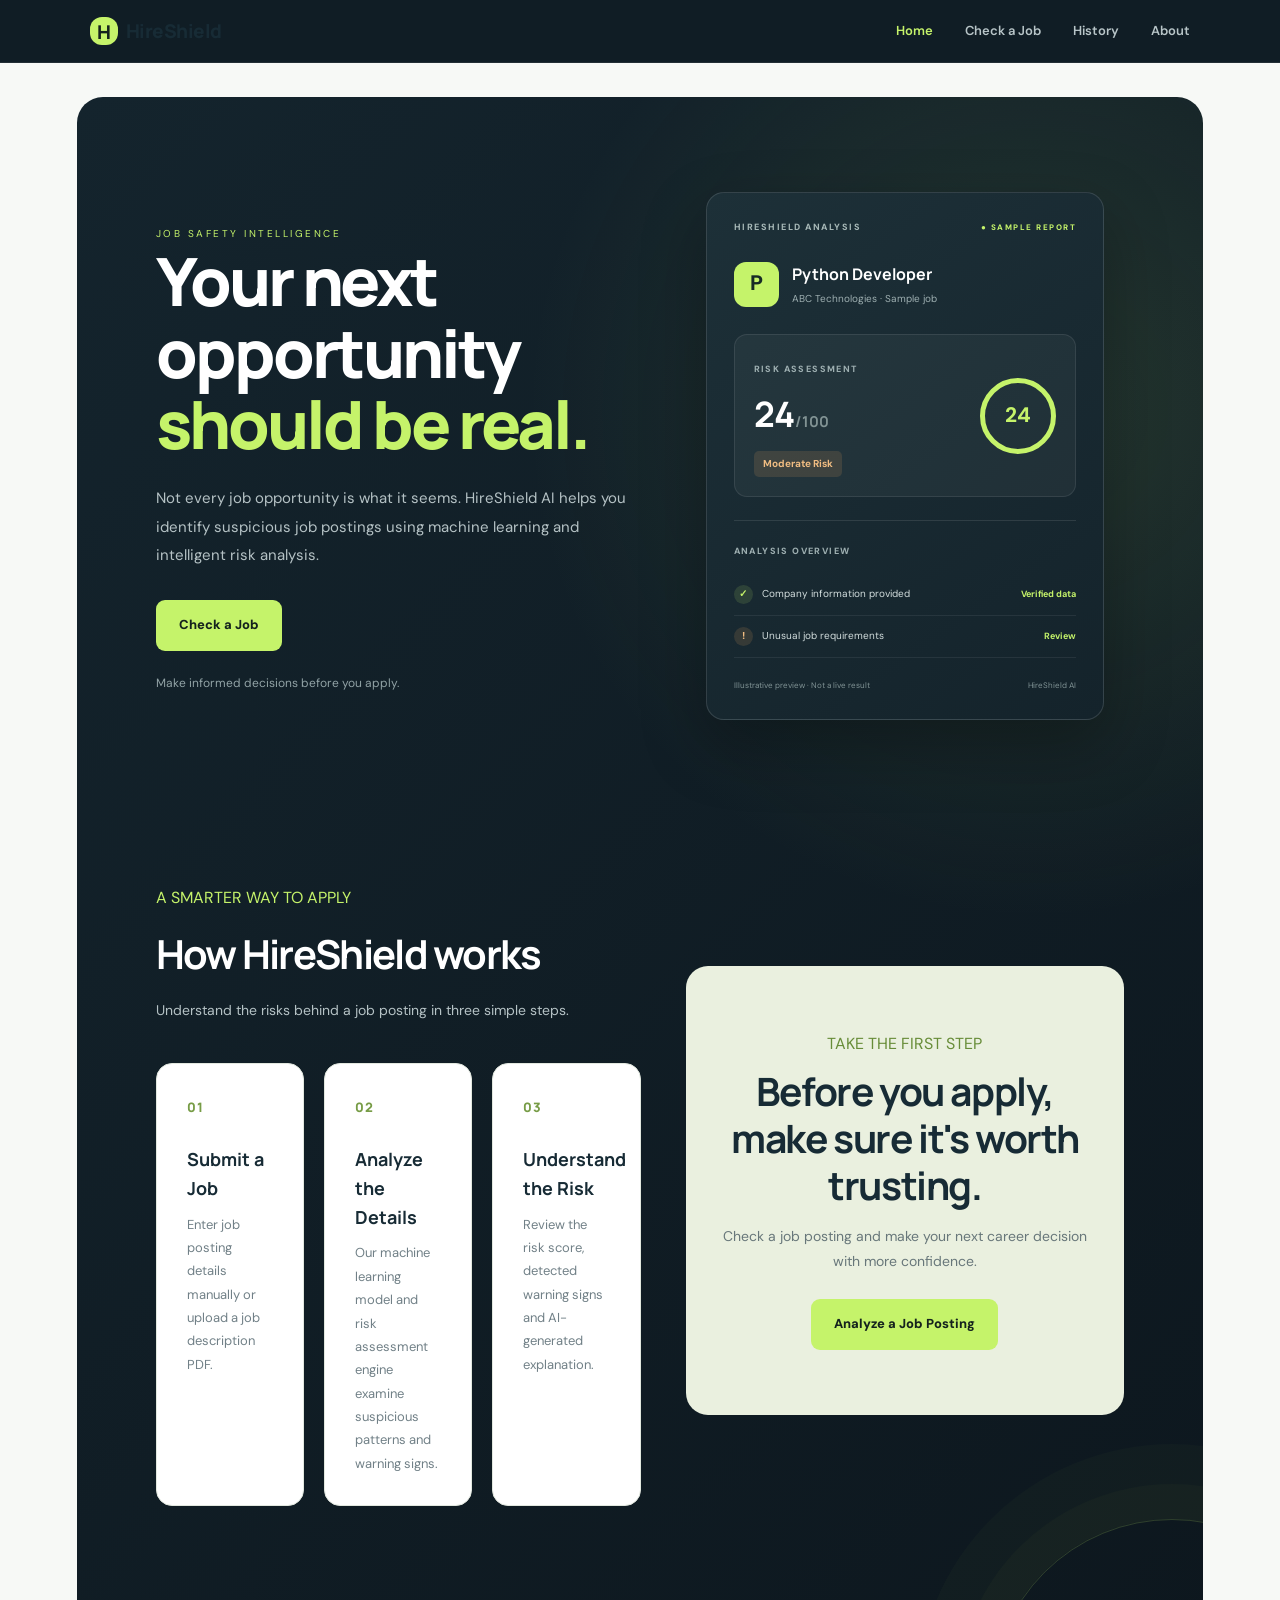
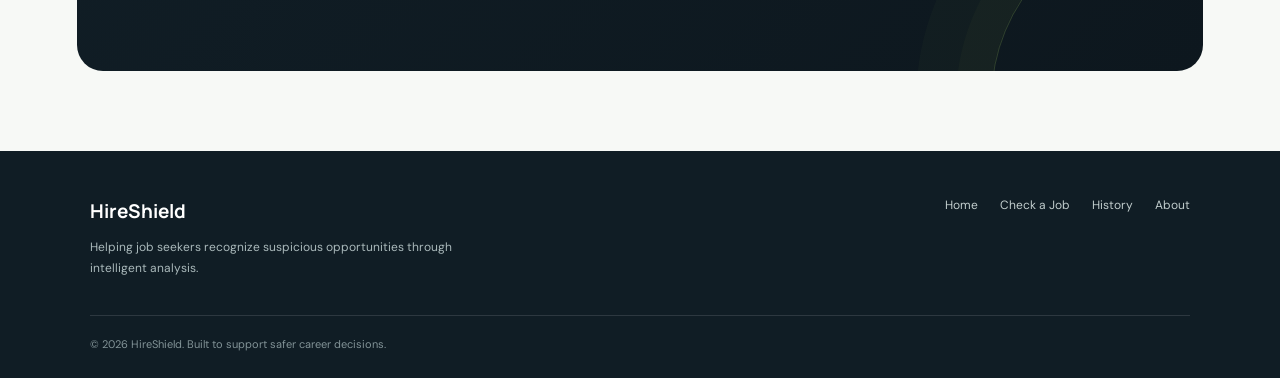
<file: frontend/index.html>
<!DOCTYPE html>
<html lang="en">
<head>
    <meta charset="UTF-8">
    <meta name="viewport" content="width=device-width, initial-scale=1.0">

    <title>HireShield | Job Safety Intelligence</title>

    <link rel="stylesheet" href="style.css">

    <link rel="preconnect" href="https://fonts.googleapis.com">
    <link rel="preconnect" href="https://fonts.gstatic.com" crossorigin>

    <link href="https://fonts.googleapis.com/css2?family=DM+Sans:wght@400;500;600;700&family=Manrope:wght@400;500;600;700;800&display=swap" rel="stylesheet">
</head>

<body>

    <!-- Navigation -->
    <header class="site-header">

        <a href="index.html" class="brand">
            <span class="brand-mark">H</span>
            <span>HireShield</span>
        </a>

        <nav class="nav-links">
            <a href="index.html" class="active">Home</a>
            <a href="check-job.html">Check a Job</a>
            <a href="history.html">History</a>
            <a href="about.html">About</a>
        </nav>

    </header>


    <main>

        <!-- Hero Section -->
        <section class="hero-layout">

            <div class="hero-content">

                <span class="eyebrow">JOB SAFETY INTELLIGENCE</span>

                <h1>
                    Your next opportunity
                    <span>should be real.</span>
                </h1>

                <p>
                    Not every job opportunity is what it seems.
                    HireShield AI helps you identify suspicious job postings
                    using machine learning and intelligent risk analysis.
                </p>

                <div class="hero-actions">
                    <a href="check-job.html" class="primary-button">
                        Check a Job
                    </a>
                </div>

                <div class="hero-note">
                    Make informed decisions before you apply.
                </div>

            </div>


            <!-- Hero Visual -->
 
<div class="hero-visual">

    <div class="analysis-preview">

        <div class="preview-top">
            <span>HIRESHIELD ANALYSIS</span>
            <span class="preview-live">● SAMPLE REPORT</span>
        </div>

        <div class="preview-job">
            <div class="preview-company-icon">P</div>
            <div>
                <h3>Python Developer</h3>
                <p>ABC Technologies · Sample job</p>
            </div>
        </div>

        <div class="preview-score">
            <div>
                <span class="preview-label">RISK ASSESSMENT</span>
                <h2>24<span>/100</span></h2>
                <span class="preview-risk">Moderate Risk</span>
            </div>

            <div class="score-circle">
                <span>24</span>
            </div>
        </div>

        <div class="preview-divider"></div>

        <p class="preview-section-title">ANALYSIS OVERVIEW</p>

        <div class="preview-indicator">
            <span class="indicator-icon">✓</span>
            <span>Company information provided</span>
            <strong>Verified data</strong>
        </div>

        <div class="preview-indicator">
            <span class="indicator-icon warning">!</span>
            <span>Unusual job requirements</span>
            <strong>Review</strong>
        </div>

        <div class="preview-bottom">
            <span>Illustrative preview · Not a live result</span>
            <span>HireShield AI</span>
        </div>

    </div>

</div>


        <!-- How It Works -->
        <section class="how-section" id="how-it-works">

            <div class="section-heading">

                <span class="eyebrow">A SMARTER WAY TO APPLY</span>

                <h2>How HireShield works</h2>

                <p>
                    Understand the risks behind a job posting
                    in three simple steps.
                </p>

            </div>


            <div class="steps-grid">

                <article class="step-card">

                    <span class="step-number">01</span>

                    <h3>Submit a Job</h3>

                    <p>
                        Enter job posting details manually or
                        upload a job description PDF.
                    </p>

                </article>


                <article class="step-card">

                    <span class="step-number">02</span>

                    <h3>Analyze the Details</h3>

                    <p>
                        Our machine learning model and risk
                        assessment engine examine suspicious
                        patterns and warning signs.
                    </p>

                </article>


                <article class="step-card">

                    <span class="step-number">03</span>

                    <h3>Understand the Risk</h3>

                    <p>
                        Review the risk score, detected warning
                        signs and AI-generated explanation.
                    </p>

                </article>

            </div>

        </section>


        <!-- Call to Action -->
        <section class="cta-section">

            <span class="eyebrow">TAKE THE FIRST STEP</span>

            <h2>Before you apply, make sure it's worth trusting.</h2>

            <p>
                Check a job posting and make your next career decision
                with more confidence.
            </p>

            <a href="check-job.html" class="primary-button">
                Analyze a Job Posting
            </a>

        </section>

    </main>


    <!-- Footer -->
    <footer class="site-footer">

        <div class="footer-content">

            <div>
                <h3>HireShield</h3>
                <p>
                    Helping job seekers recognize suspicious
                    opportunities through intelligent analysis.
                </p>
            </div>

            <div class="footer-links">
                <a href="index.html">Home</a>
                <a href="check-job.html">Check a Job</a>
                <a href="history.html">History</a>
                <a href="about.html">About</a>
            </div>

        </div>

        <p class="footer-bottom">
            © 2026 HireShield. Built to support safer career decisions.
        </p>

    </footer>

</body>
</html>
</file>
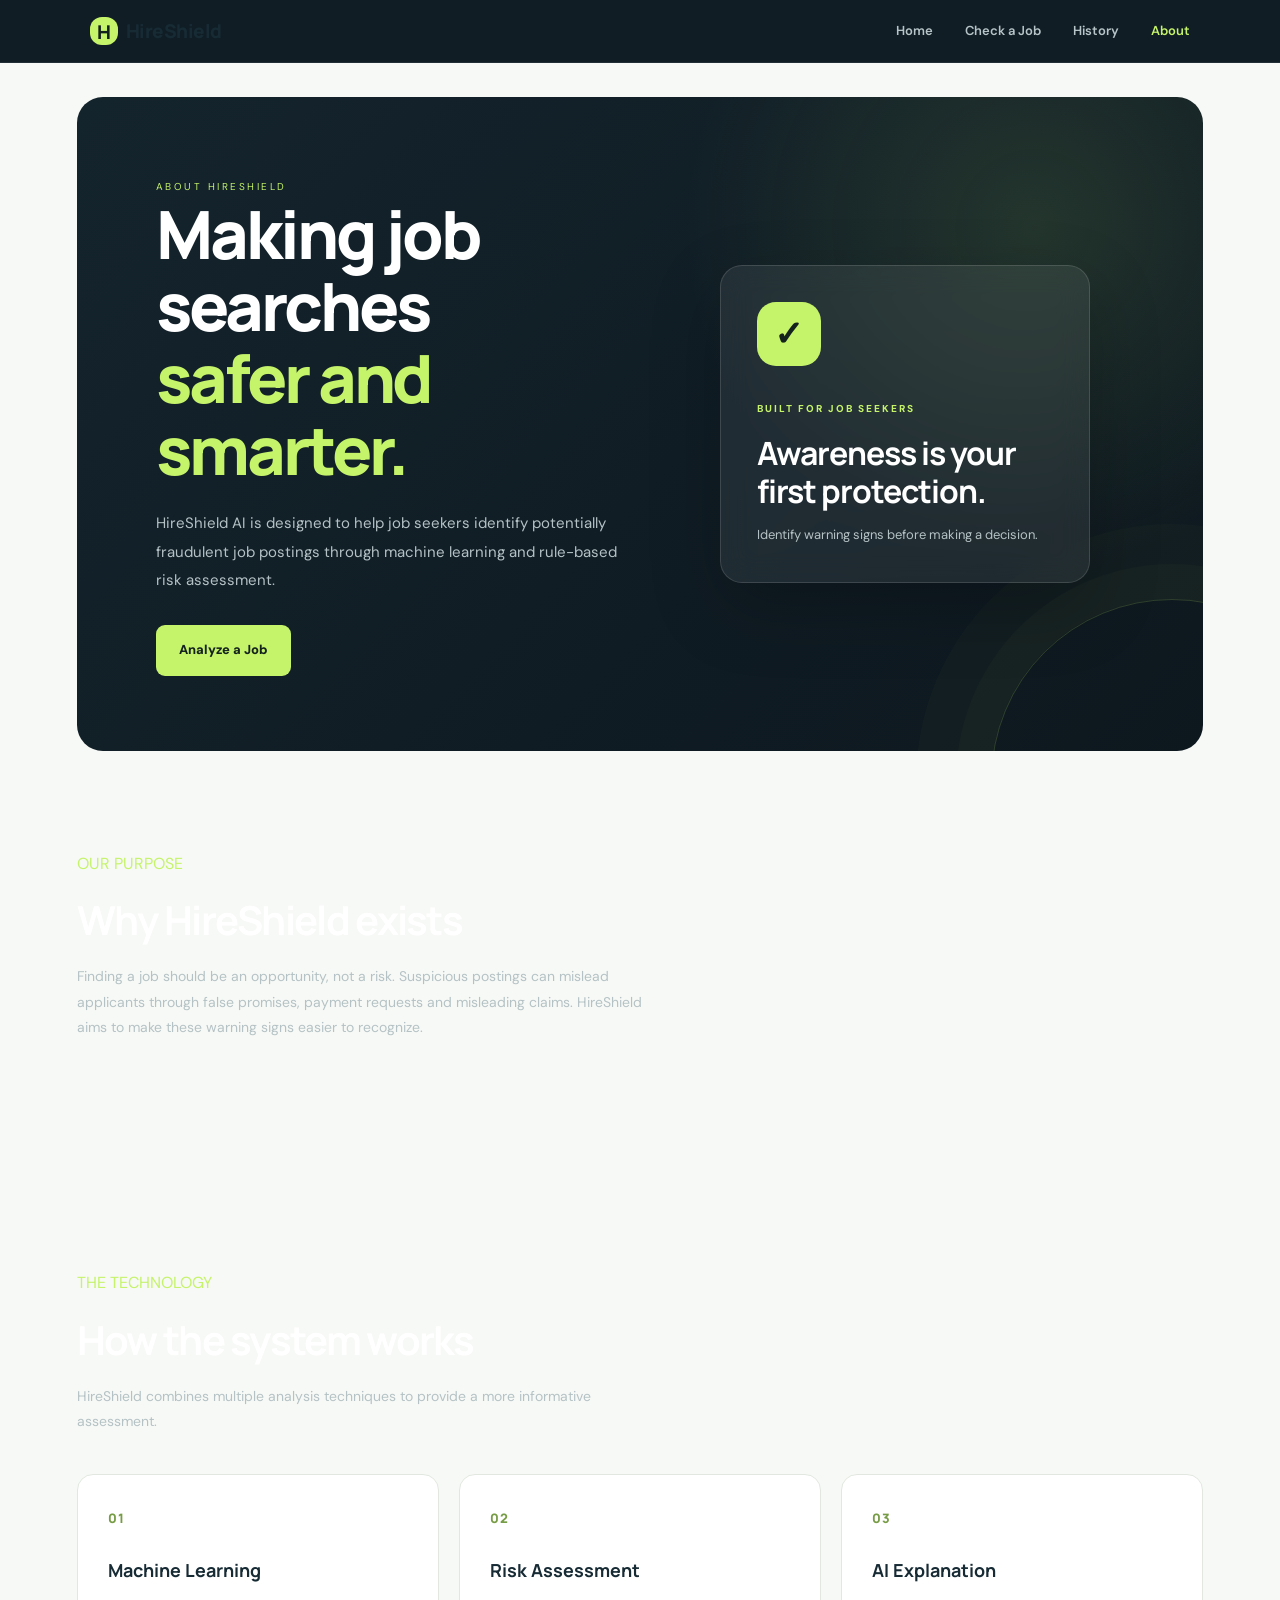
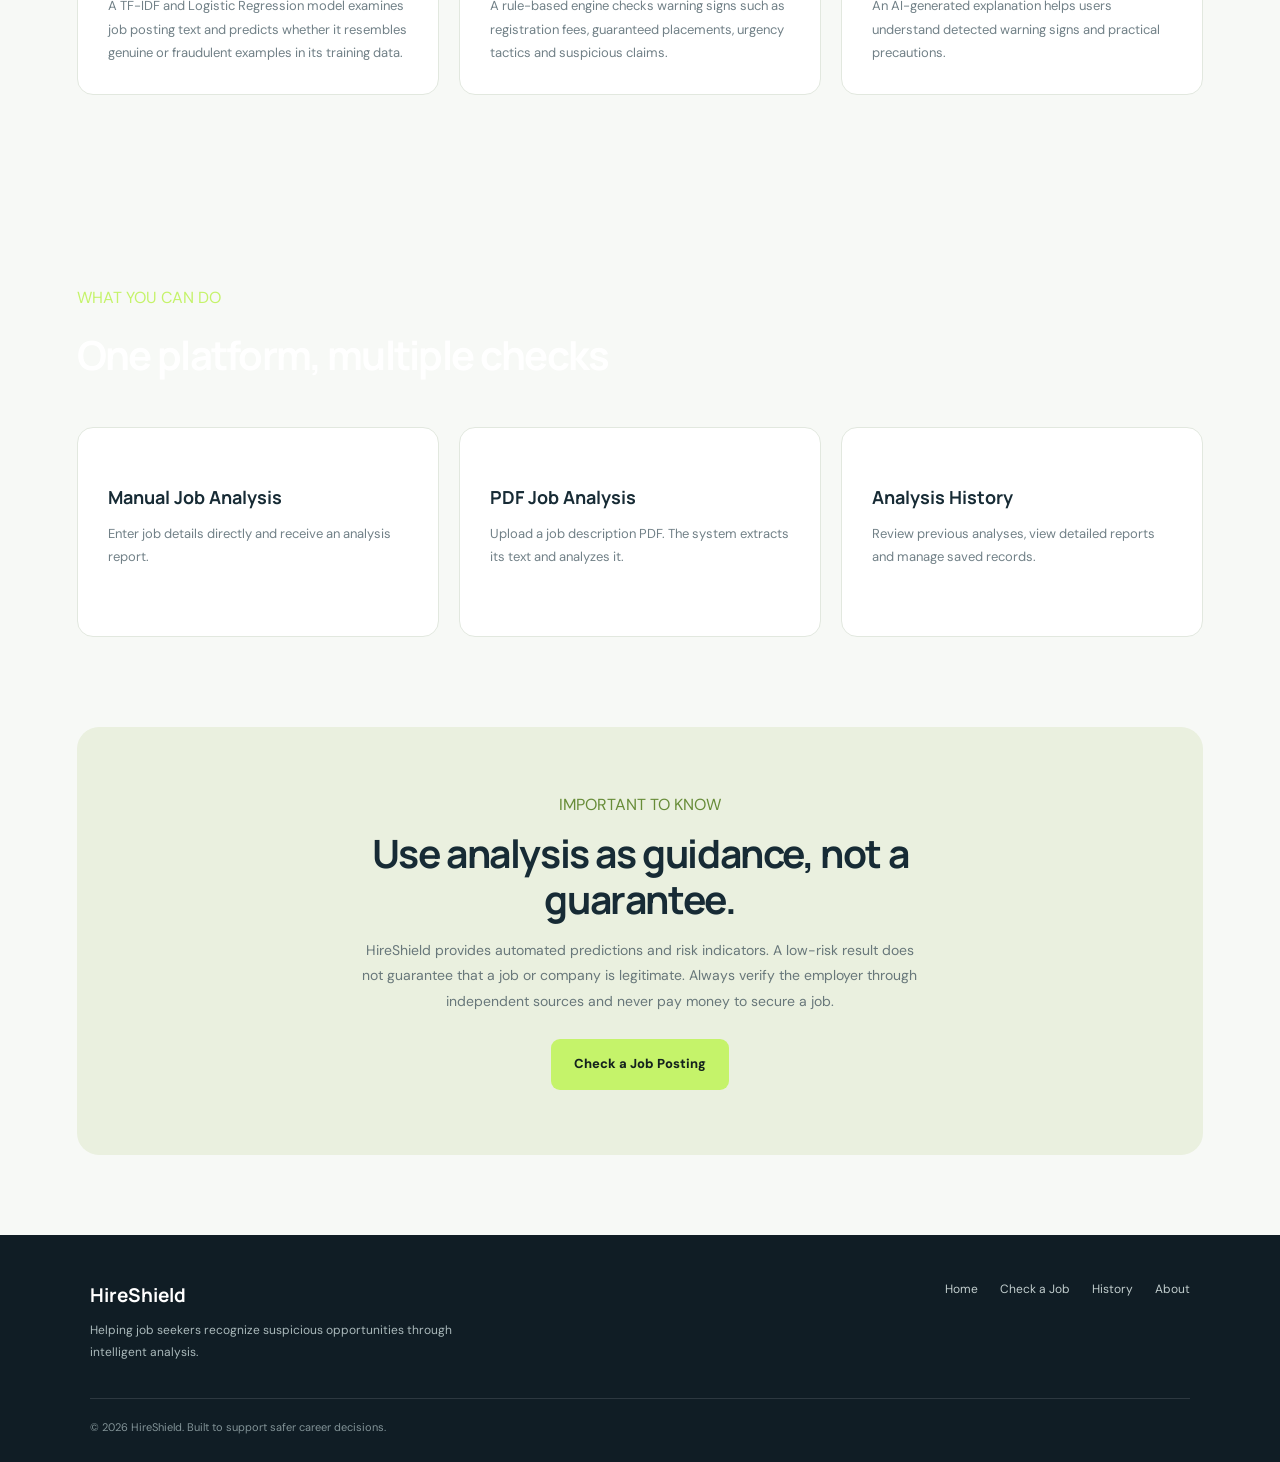
<file: frontend/about.html>
<!DOCTYPE html>
<html lang="en">
<head>
    <meta charset="UTF-8">
    <meta name="viewport" content="width=device-width, initial-scale=1.0">
    <title>About | HireShield</title>

    <link rel="stylesheet" href="style.css">

    <link rel="preconnect" href="https://fonts.googleapis.com">
    <link rel="preconnect" href="https://fonts.gstatic.com" crossorigin>
    <link href="https://fonts.googleapis.com/css2?family=DM+Sans:wght@400;500;600;700&family=Manrope:wght@400;500;600;700;800&display=swap" rel="stylesheet">
</head>

<body>

    <header class="site-header">
        <a href="index.html" class="brand">
            <span class="brand-mark">H</span>
            <span>HireShield</span>
        </a>

        <nav class="nav-links">
            <a href="index.html">Home</a>
            <a href="check-job.html">Check a Job</a>
            <a href="history.html">History</a>
            <a href="about.html" class="active">About</a>
        </nav>
    </header>

    <main>

        <!-- About Hero -->
        <section class="hero-layout">
            <div class="hero-content">
                <span class="eyebrow">ABOUT HIRESHIELD</span>

                <h1>
                    Making job searches
                    <span>safer and smarter.</span>
                </h1>

                <p>
                    HireShield AI is designed to help job seekers identify
                    potentially fraudulent job postings through machine
                    learning and rule-based risk assessment.
                </p>

                <div class="hero-actions">
                    <a href="check-job.html" class="primary-button">
                        Analyze a Job
                    </a>
                </div>
            </div>

            <div class="hero-visual">
                <div class="shield-card">
                    <div class="shield-icon">
                        <span>✓</span>
                    </div>

                    <span class="shield-label">BUILT FOR JOB SEEKERS</span>

                    <h3>
                        Awareness is
                        your first protection.
                    </h3>

                    <p>
                        Identify warning signs before making a decision.
                    </p>
                </div>
            </div>
        </section>


        <!-- Mission -->
        <section class="how-section">
            <div class="section-heading">
                <span class="eyebrow">OUR PURPOSE</span>
                <h2>Why HireShield exists</h2>
                <p>
                    Finding a job should be an opportunity, not a risk.
                    Suspicious postings can mislead applicants through
                    false promises, payment requests and misleading claims.
                    HireShield aims to make these warning signs easier to recognize.
                </p>
            </div>
        </section>


        <!-- Technology -->
        <section class="how-section">
            <div class="section-heading">
                <span class="eyebrow">THE TECHNOLOGY</span>
                <h2>How the system works</h2>
                <p>
                    HireShield combines multiple analysis techniques
                    to provide a more informative assessment.
                </p>
            </div>

            <div class="steps-grid">

                <article class="step-card">
                    <span class="step-number">01</span>
                    <h3>Machine Learning</h3>
                    <p>
                        A TF-IDF and Logistic Regression model examines
                        job posting text and predicts whether it resembles
                        genuine or fraudulent examples in its training data.
                    </p>
                </article>

                <article class="step-card">
                    <span class="step-number">02</span>
                    <h3>Risk Assessment</h3>
                    <p>
                        A rule-based engine checks warning signs such as
                        registration fees, guaranteed placements,
                        urgency tactics and suspicious claims.
                    </p>
                </article>

                <article class="step-card">
                    <span class="step-number">03</span>
                    <h3>AI Explanation</h3>
                    <p>
                        An AI-generated explanation helps users understand
                        detected warning signs and practical precautions.
                    </p>
                </article>

            </div>
        </section>


        <!-- Capabilities -->
        <section class="how-section">
            <div class="section-heading">
                <span class="eyebrow">WHAT YOU CAN DO</span>
                <h2>One platform, multiple checks</h2>
            </div>

            <div class="steps-grid">

                <article class="step-card">
                    <h3>Manual Job Analysis</h3>
                    <p>
                        Enter job details directly and receive
                        an analysis report.
                    </p>
                </article>

                <article class="step-card">
                    <h3>PDF Job Analysis</h3>
                    <p>
                        Upload a job description PDF.
                        The system extracts its text and analyzes it.
                    </p>
                </article>

                <article class="step-card">
                    <h3>Analysis History</h3>
                    <p>
                        Review previous analyses, view detailed
                        reports and manage saved records.
                    </p>
                </article>

            </div>
        </section>


        <!-- Limitations -->
        <section class="cta-section">
            <span class="eyebrow">IMPORTANT TO KNOW</span>

            <h2>Use analysis as guidance, not a guarantee.</h2>

            <p>
                HireShield provides automated predictions and risk indicators.
                A low-risk result does not guarantee that a job or company is
                legitimate. Always verify the employer through independent
                sources and never pay money to secure a job.
            </p>

            <a href="check-job.html" class="primary-button">
                Check a Job Posting
            </a>
        </section>

    </main>


    <footer class="site-footer">
        <div class="footer-content">
            <div>
                <h3>HireShield</h3>
                <p>
                    Helping job seekers recognize suspicious
                    opportunities through intelligent analysis.
                </p>
            </div>

            <div class="footer-links">
                <a href="index.html">Home</a>
                <a href="check-job.html">Check a Job</a>
                <a href="history.html">History</a>
                <a href="about.html">About</a>
            </div>
        </div>

        <p class="footer-bottom">
            © 2026 HireShield. Built to support safer career decisions.
        </p>
    </footer>

</body>
</html>
</file>
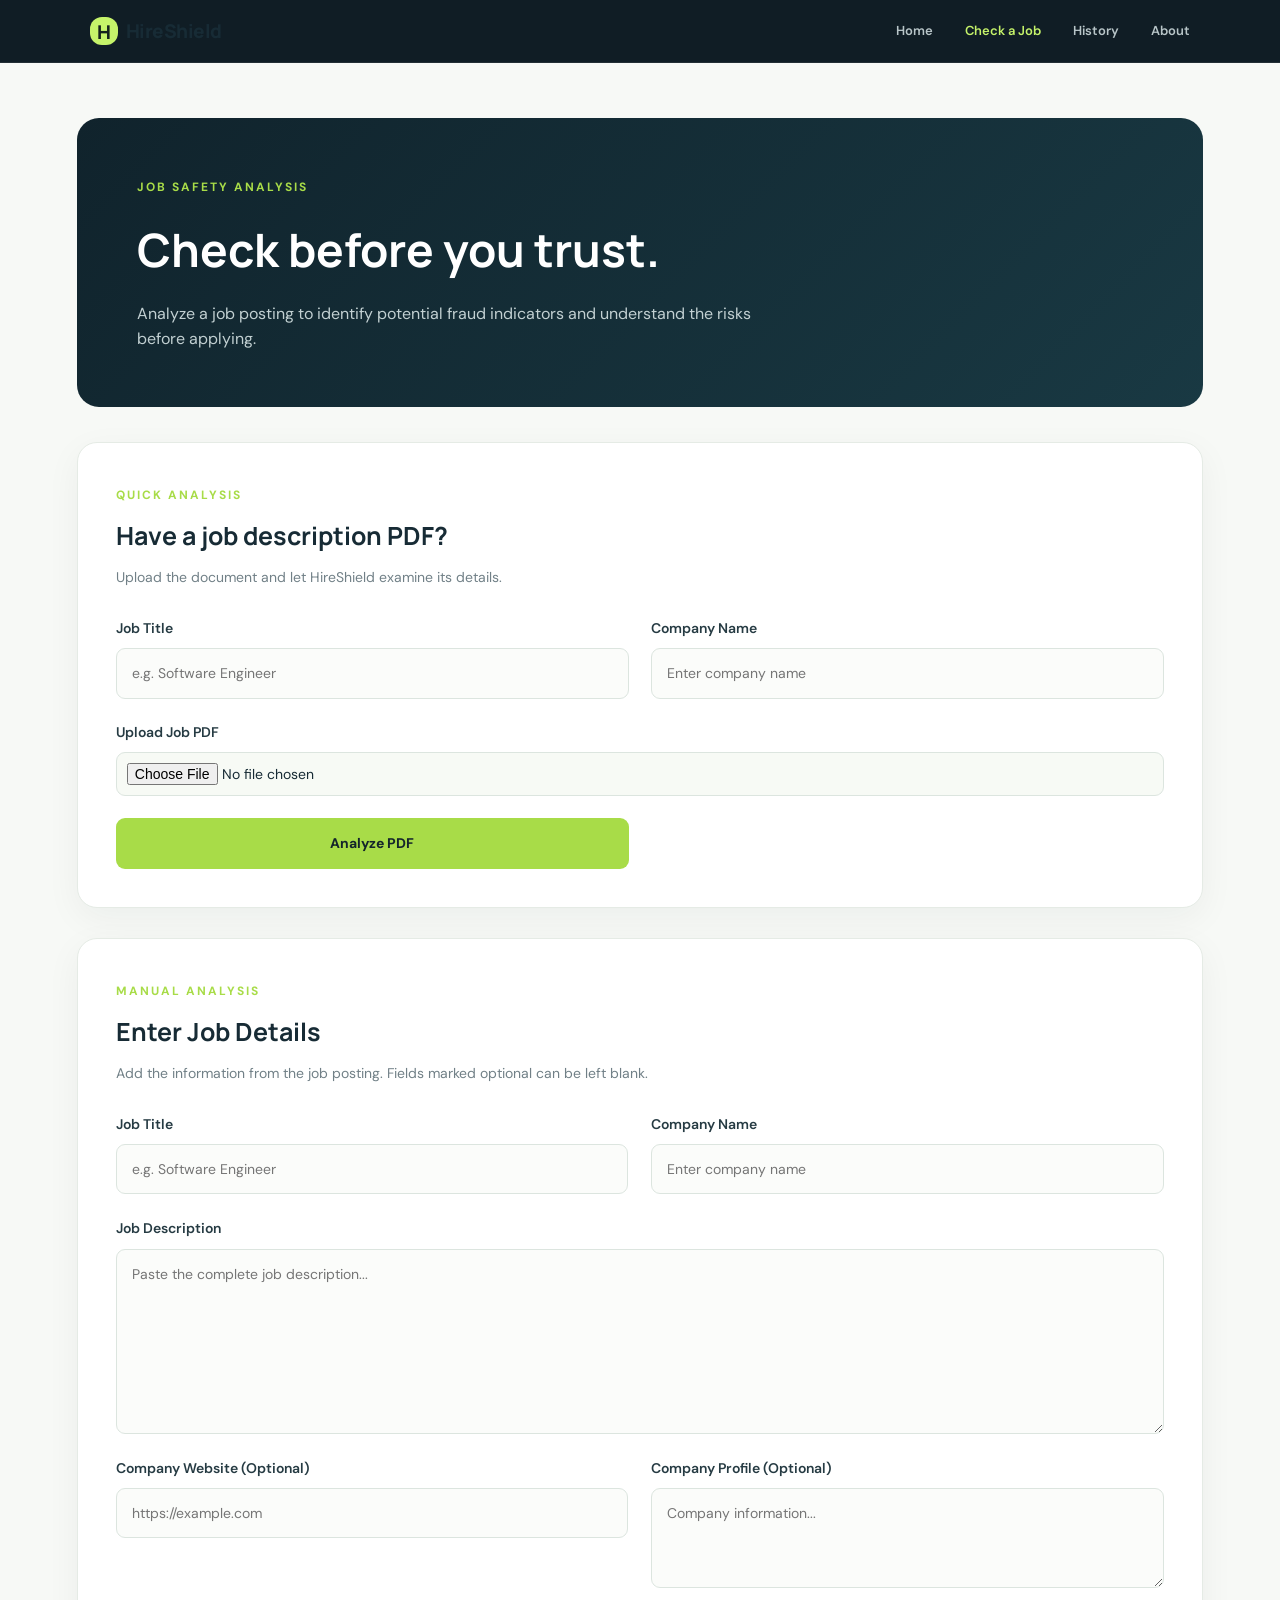
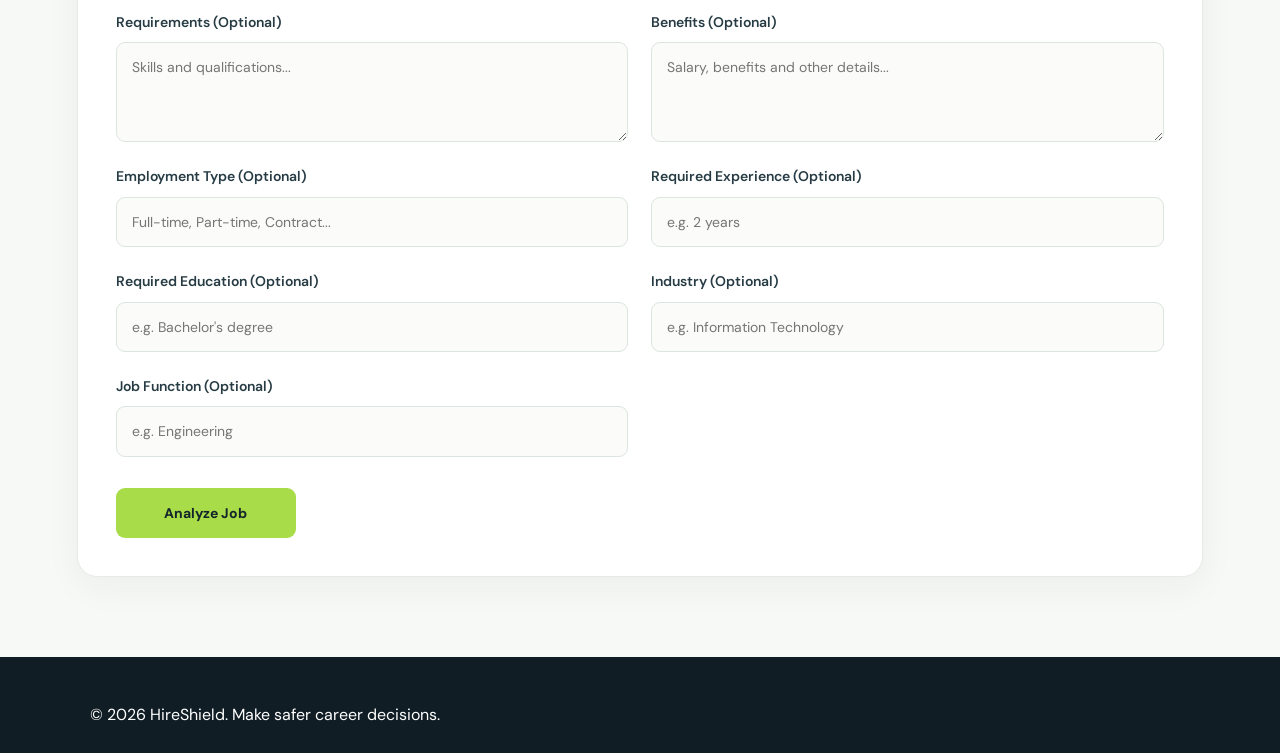
<file: frontend/check-job.html>
<!DOCTYPE html>
<html lang="en">
<head>
    <meta charset="UTF-8">
    <meta name="viewport" content="width=device-width, initial-scale=1.0">
    <title>Check a Job | HireShield</title>

    <link rel="stylesheet" href="style.css">
    <link rel="preconnect" href="https://fonts.googleapis.com">
    <link rel="preconnect" href="https://fonts.gstatic.com" crossorigin>
    <link href="https://fonts.googleapis.com/css2?family=DM+Sans:wght@400;500;600;700&family=Manrope:wght@400;500;600;700;800&display=swap" rel="stylesheet">
</head>

<body>

    <header class="site-header">
        <div class="brand">
            <span class="brand-mark">H</span>
            <span>HireShield</span>
        </div>

        <nav class="nav-links">
            <a href="index.html">Home</a>
            <a href="check-job.html" class="active">Check a Job</a>
            <a href="history.html">History</a>
            <a href="about.html">About</a>
        </nav>
    </header>

    <main class="check-job-main">

        <section class="analysis-section" id="analyze">

            <div class="check-hero">
                <span class="eyebrow">JOB SAFETY ANALYSIS</span>
                <h1>Check before you trust.</h1>
                <p>
                    Analyze a job posting to identify potential fraud indicators
                    and understand the risks before applying.
                </p>
            </div>

            <!-- PDF Analysis -->
            <section class="pdf-upload-panel">

                <div class="panel-heading">
                    <span class="eyebrow">QUICK ANALYSIS</span>
                    <h2>Have a job description PDF?</h2>
                    <p>Upload the document and let HireShield examine its details.</p>
                </div>

                <form id="pdfForm" class="pdf-form">

                    <div class="form-group">
                        <label for="pdf_job_title">Job Title</label>
                        <input
                            type="text"
                            id="pdf_job_title"
                            placeholder="e.g. Software Engineer"
                            required
                        >
                    </div>

                    <div class="form-group">
                        <label for="pdf_company_name">Company Name</label>
                        <input
                            type="text"
                            id="pdf_company_name"
                            placeholder="Enter company name"
                            required
                        >
                    </div>

                    <div class="form-group pdf-file-group">
                        <label for="jobPdf">Upload Job PDF</label>
                        <input
                            type="file"
                            id="jobPdf"
                            accept=".pdf,application/pdf"
                            required
                        >
                    </div>

                    <button type="submit" id="pdfAnalyzeBtn">
                        Analyze PDF
                    </button>

                </form>
            </section>

            <!-- Manual Analysis -->
            <section class="manual-analysis-panel">

                <div class="panel-heading manual-heading">
                    <span class="eyebrow">MANUAL ANALYSIS</span>
                    <h2>Enter Job Details</h2>
                    <p>
                        Add the information from the job posting.
                        Fields marked optional can be left blank.
                    </p>
                </div>

                <form id="jobForm" class="job-form">

                    <div class="form-group">
                        <label for="job_title">Job Title</label>
                        <input
                            type="text"
                            id="job_title"
                            placeholder="e.g. Software Engineer"
                            required
                        >
                    </div>

                    <div class="form-group">
                        <label for="company_name">Company Name</label>
                        <input
                            type="text"
                            id="company_name"
                            placeholder="Enter company name"
                            required
                        >
                    </div>

                    <div class="form-group full-width">
                        <label for="job_description">Job Description</label>
                        <textarea
                            id="job_description"
                            rows="7"
                            placeholder="Paste the complete job description..."
                            required
                        ></textarea>
                    </div>

                    <div class="form-group">
                        <label for="company_website">Company Website (Optional)</label>
                        <input
                            type="url"
                            id="company_website"
                            placeholder="https://example.com"
                        >
                    </div>

                    <div class="form-group">
                        <label for="company_profile">Company Profile (Optional)</label>
                        <textarea
                            id="company_profile"
                            rows="3"
                            placeholder="Company information..."
                        ></textarea>
                    </div>

                    <div class="form-group">
                        <label for="requirements">Requirements (Optional)</label>
                        <textarea
                            id="requirements"
                            rows="3"
                            placeholder="Skills and qualifications..."
                        ></textarea>
                    </div>

                    <div class="form-group">
                        <label for="benefits">Benefits (Optional)</label>
                        <textarea
                            id="benefits"
                            rows="3"
                            placeholder="Salary, benefits and other details..."
                        ></textarea>
                    </div>

                    <div class="form-group">
                        <label for="employment_type">Employment Type (Optional)</label>
                        <input
                            type="text"
                            id="employment_type"
                            placeholder="Full-time, Part-time, Contract..."
                        >
                    </div>

                    <div class="form-group">
                        <label for="required_experience">Required Experience (Optional)</label>
                        <input
                            type="text"
                            id="required_experience"
                            placeholder="e.g. 2 years"
                        >
                    </div>

                    <div class="form-group">
                        <label for="required_education">Required Education (Optional)</label>
                        <input
                            type="text"
                            id="required_education"
                            placeholder="e.g. Bachelor's degree"
                        >
                    </div>

                    <div class="form-group">
                        <label for="industry">Industry (Optional)</label>
                        <input
                            type="text"
                            id="industry"
                            placeholder="e.g. Information Technology"
                        >
                    </div>

                    <div class="form-group">
                        <label for="function">Job Function (Optional)</label>
                        <input
                            type="text"
                            id="function"
                            placeholder="e.g. Engineering"
                        >
                    </div>

                    <div class="form-actions full-width">
                        <button type="submit" id="analyzeBtn">
                            Analyze Job
                        </button>
                    </div>

                </form>
            </section>

        </section>

    </main>

    <footer class="site-footer">
        <p>© 2026 HireShield. Make safer career decisions.</p>
    </footer>

    <script src="script.js"></script>

</body>
</html>
</file>
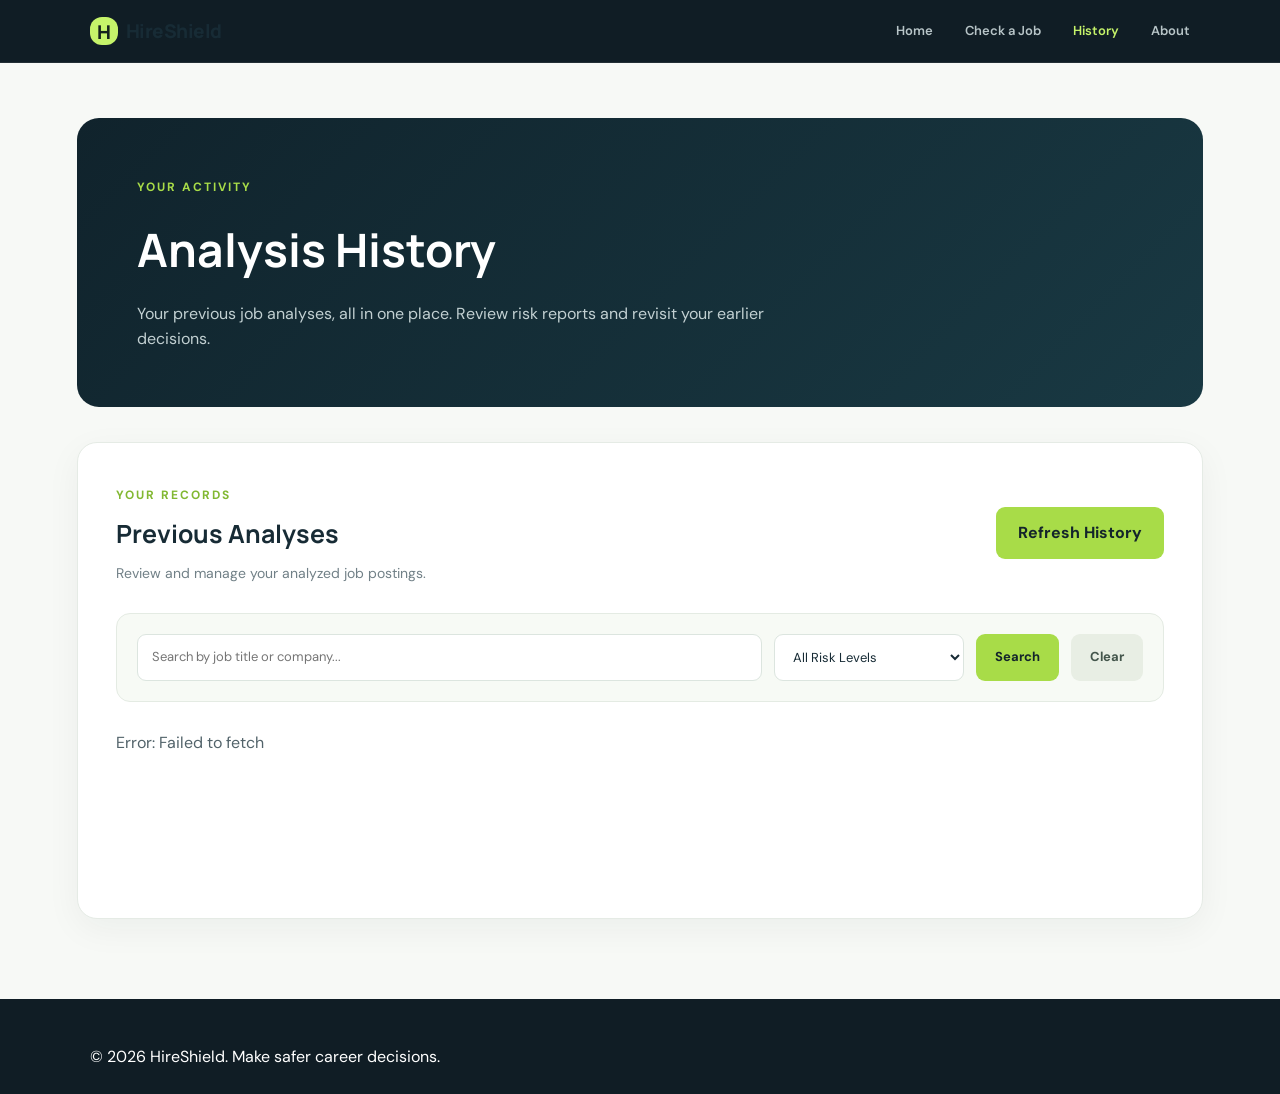
<file: frontend/history.html>
<!DOCTYPE html>
<html lang="en">
<head>
    <meta charset="UTF-8">
    <meta name="viewport" content="width=device-width, initial-scale=1.0">
    <title>Analysis History | HireShield</title>

    <link rel="stylesheet" href="style.css">

    <link rel="preconnect" href="https://fonts.googleapis.com">
    <link rel="preconnect" href="https://fonts.gstatic.com" crossorigin>
    <link href="https://fonts.googleapis.com/css2?family=DM+Sans:wght@400;500;600;700&family=Manrope:wght@400;500;600;700;800&display=swap" rel="stylesheet">
</head>

<body>

    <header class="site-header">
        <a href="index.html" class="brand">
            <span class="brand-mark">H</span>
            <span>HireShield</span>
        </a>

        <nav class="nav-links">
            <a href="index.html">Home</a>
            <a href="check-job.html">Check a Job</a>
            <a href="history.html" class="active">History</a>
            <a href="about.html">About</a>
        </nav>
    </header>

    <main class="history-main">

        <section class="history-section" id="history">

            <div class="history-hero">
                <span class="eyebrow">YOUR ACTIVITY</span>
                <h1>Analysis History</h1>
                <p>
                    Your previous job analyses, all in one place.
                    Review risk reports and revisit your earlier decisions.
                </p>
            </div>

            <section class="history-content">

                <div class="history-header">
                    <div>
                        <span class="eyebrow">YOUR RECORDS</span>
                        <h2>Previous Analyses</h2>
                        <p>Review and manage your analyzed job postings.</p>
                    </div>

                    <button type="button" id="loadHistoryBtn">
                        Refresh History
                    </button>
                </div>
<div class="history-filters">

    <input
        type="text"
        id="historySearch"
        placeholder="Search by job title or company..."
    >

    <select id="riskFilter">
        <option value="">All Risk Levels</option>
        <option value="Low Risk">Low Risk</option>
        <option value="Medium Risk">Medium Risk</option>
        <option value="High Risk">High Risk</option>
    </select>

    <button type="button" id="searchHistoryBtn">
        Search
    </button>

    <button type="button" id="clearHistoryFiltersBtn">
        Clear
    </button>

</div>

<div id="historyList" class="history-list">
    <p>Loading your analysis history...</p>
</div>
            </section>

        </section>

    </main>

    <footer class="site-footer">
        <p>© 2026 HireShield. Make safer career decisions.</p>
    </footer>

    <script src="history.js"></script>

</body>
</html>
</file>
<file: frontend/style.css>
/* =========================================
   HIRESHIELD — GLOBAL STYLES
   ========================================= */

* {
    box-sizing: border-box;
    margin: 0;
    padding: 0;
}

html {
    scroll-behavior: smooth;
}

body {
    font-family: 'DM Sans', sans-serif;
    background: #f7f9f6;
    color: #172b35;
    line-height: 1.6;
}

a {
    text-decoration: none;
    color: inherit;
}

button,
input,
textarea,
select {
    font: inherit;
}

.site-header {
    display: flex;
    align-items: center;
    justify-content: space-between;
}

.brand {
    display: inline-flex;
    align-items: center;
    gap: 8px;
}

.brand-mark {
    display: inline-grid;
    place-items: center;
    width: 28px;
    height: 28px;
}

main {
    margin-left: auto;
    margin-right: auto;
      width: 88%;
    max-width: 1280px;
}

/* =========================================
   HIRESHIELD — HOME PAGE REDESIGN
   ========================================= */

/* Navigation */
.site-header {
    position: sticky;
    top: 0;
    z-index: 100;
    padding: 16px 7%;
    background: #101d25;
    border-bottom: 1px solid rgba(255,255,255,0.08);
}

.brand {
    font-family: 'Manrope', sans-serif;
    font-size: 19px;
    font-weight: 800;
    letter-spacing: -0.5px;
}

.brand-mark {
    background: #c5f36a;
    color: #14221d;
    border-radius: 12px;
}

.nav-links {
    display: flex;
    align-items: center;
    gap: 32px;
}

.nav-links a {
    color: #b8c5c8;
    font-size: 13px;
    font-weight: 600;
    transition: color 0.2s ease;
}

.nav-links a:hover,
.nav-links a.active {
    color: #c5f36a;
}

/* Main container */
main {
    width: 88%;
    max-width: 1280px;
}

/* Hero section */
.hero-layout {
    position: relative;
    overflow: hidden;
    display: grid;
    grid-template-columns: 1.05fr 0.95fr;
    align-items: center;
    gap: 45px;
    margin-top: 34px;
    padding: 75px 7%;
    min-height: 540px;
    border-radius: 26px;
    color: #ffffff;
    background:
        radial-gradient(circle at 85% 20%, rgba(115,153,83,0.2), transparent 32%),
        linear-gradient(135deg, #14242d, #0d171e);
}

.hero-layout::after {
    content: "";
    position: absolute;
    width: 360px;
    height: 360px;
    right: -150px;
    bottom: -210px;
    border: 1px solid rgba(197,243,106,0.18);
    border-radius: 50%;
    box-shadow: 0 0 0 35px rgba(197,243,106,0.025),
                0 0 0 75px rgba(197,243,106,0.02);
    pointer-events: none;
}

.hero-content {
    position: relative;
    z-index: 1;
}

.hero-content .eyebrow {
    color: #c5f36a;
    font-size: 10px;
    letter-spacing: 2.5px;
    margin-bottom: 25px;
}

.hero-content h1 {
    max-width: 620px;
    font-family: 'Manrope', sans-serif;
    font-size: clamp(42px, 5.2vw, 68px);
    font-weight: 800;
    line-height: 1.08;
    letter-spacing: -3px;
}

.hero-content h1 span {
    display: block;
    color: #c5f36a;
}

.hero-content > p {
    max-width: 490px;
    margin: 24px 0 30px;
    color: #b5c2c5;
    font-size: 15px;
    line-height: 1.9;
}

.hero-actions {
    display: flex;
    align-items: center;
    gap: 18px;
}

.primary-button {
    display: inline-flex;
    align-items: center;
    justify-content: center;
    padding: 15px 23px;
    border-radius: 9px;
    background: #c5f36a;
    color: #14221d;
    font-size: 13px;
    font-weight: 800;
    transition: transform 0.2s ease, background 0.2s ease;
}

.primary-button:hover {
    background: #d4fa8d;
    transform: translateY(-3px);
}

.hero-note {
    margin-top: 23px;
    color: #91a2a5;
    font-size: 12px;
}

/* Hero security visual */
.hero-visual {
    position: relative;
    z-index: 1;
    display: flex;
    align-items: center;
    justify-content: center;
    min-height: 360px;
    padding: 20px;
    background: transparent;
    border: none;
    overflow: visible;
}

.shield-card {
    width: 100%;
    max-width: 370px;
    padding: 36px;
    border: 1px solid rgba(255,255,255,0.13);
    border-radius: 22px;
    background: rgba(255,255,255,0.07);
    backdrop-filter: blur(14px);
    box-shadow: 0 25px 70px rgba(0,0,0,0.22);
}

.shield-icon {
    display: grid;
    place-items: center;
    width: 64px;
    height: 64px;
    margin-bottom: 28px;
    border-radius: 19px;
    background: #c5f36a;
    color: #14221d;
    font-size: 35px;
    font-weight: 800;
}

.shield-label {
    color: #c5f36a;
    font-size: 10px;
    font-weight: 800;
    letter-spacing: 2px;
}

.shield-card h3 {
    margin: 14px 0;
    color: #ffffff;
    font-family: 'Manrope', sans-serif;
    font-size: 32px;
    line-height: 1.2;
    letter-spacing: -1px;
}

.shield-card p {
    color: #b5c2c5;
    font-size: 13px;
}

.shield-status {
    margin-top: 30px;
    padding-top: 20px;
    border-top: 1px solid rgba(255,255,255,0.13);
    color: #d4dfdc;
    font-size: 11px;
}

.shield-status .status-dot {
    background: #c5f36a;
}

/* How it works */
.how-section {
    padding: 100px 0 90px;
    border-top: none;
}

.section-heading {
    max-width: 570px;
    margin-bottom: 40px;
}

.section-heading .eyebrow {
    color: #678c38;
}

.section-heading h2 {
    margin: 12px 0;
    color: #15262d;
    font-family: 'Manrope', sans-serif;
    font-size: clamp(28px, 4vw, 40px);
    letter-spacing: -1.7px;
}

.section-heading > p {
    color: #68777a;
    font-size: 14px;
    line-height: 1.8;
}

.steps-grid {
    display: grid;
    grid-template-columns: repeat(3, minmax(0, 1fr));
    gap: 20px;
}

.step-card {
    position: relative;
    min-height: 210px;
    padding: 30px;
    border: 1px solid #e2e8df;
    border-radius: 16px;
    background: #ffffff;
    transition: transform 0.25s ease, box-shadow 0.25s ease;
}

.step-card:hover {
    transform: translateY(-6px);
    box-shadow: 0 18px 40px rgba(20,40,30,0.08);
}

.step-number {
    color: #779c46;
    font-family: 'Manrope', sans-serif;
    font-size: 13px;
    font-weight: 800;
    letter-spacing: 1px;
}

.step-card h3 {
    margin: 25px 0 10px;
    color: #172b35;
    font-family: 'Manrope', sans-serif;
    font-size: 18px;
}

.step-card p {
    color: #718087;
    font-size: 13px;
    line-height: 1.8;
}

/* Call to action */
.cta-section {
    position: relative;
    overflow: hidden;
    padding: 65px 8%;
    border-radius: 22px;
    background: #eaf0df;
    text-align: center;
}

.cta-section .eyebrow {
    justify-content: center;
    color: #678c38;
}

.cta-section h2 {
    max-width: 700px;
    margin: 12px auto;
    color: #172b35;
    font-family: 'Manrope', sans-serif;
    font-size: clamp(27px, 4vw, 39px);
    line-height: 1.2;
    letter-spacing: -1.4px;
}

.cta-section p {
    max-width: 560px;
    margin: 15px auto 25px;
    color: #68777a;
    font-size: 14px;
    line-height: 1.8;
}

/* Footer */
.site-footer {
    display: block;
    margin-top: 80px;
    padding: 45px 7% 25px;
    background: #101d25;
    color: #ffffff;
    border-top: none;
}

.footer-content {
    display: flex;
    justify-content: space-between;
    gap: 40px;
    max-width: 1280px;
    margin: auto;
}

.footer-content h3 {
    margin-bottom: 10px;
    font-family: 'Manrope', sans-serif;
    font-size: 19px;
}

.footer-content p {
    max-width: 390px;
    color: #aab9bb;
    font-size: 12px;
    line-height: 1.8;
}

.footer-links {
    display: flex;
    flex-wrap: wrap;
    align-content: flex-start;
    gap: 22px;
}

.footer-links a {
    color: #c1cdcd;
    font-size: 12px;
    transition: color 0.2s;
}

.footer-links a:hover {
    color: #c5f36a;
}

.footer-bottom {
    max-width: 1280px;
    margin: 35px auto 0;
    padding-top: 20px;
    border-top: 1px solid rgba(255,255,255,0.12);
    color: #829397;
    font-size: 11px;
}

/* Responsive */
@media (max-width: 850px) {
    .hero-layout {
        grid-template-columns: 1fr;
        gap: 25px;
        padding: 55px 7%;
    }

    .hero-visual {
        min-height: 300px;
    }

    .steps-grid {
        grid-template-columns: 1fr;
    }
}

@media (max-width: 650px) {
    .site-header {
        padding: 14px 5%;
    }

    .nav-links {
        display: none;
    }

    main {
        width: 92%;
    }

    .hero-layout {
        margin-top: 18px;
        padding: 45px 7%;
        border-radius: 18px;
    }

    .hero-content h1 {
        font-size: 43px;
        letter-spacing: -1.8px;
    }

    .shield-card {
        padding: 27px;
    }

    .how-section {
        padding: 65px 0;
    }

    .cta-section {
        padding: 45px 7%;
    }

    .footer-content {
        flex-direction: column;
    }

    .footer-links {
        gap: 16px;
    }
}

/* Hero Analysis Dashboard */

.analysis-preview {
    width: 100%;
    max-width: 410px;
    padding: 27px;
    border: 1px solid rgba(255,255,255,0.13);
    border-radius: 18px;
    background: linear-gradient(145deg, #1d3038, #14232b);
    color: #fff;
    box-shadow: 0 25px 65px rgba(0,0,0,0.28);
}

.preview-top,
.preview-bottom {
    display: flex;
    justify-content: space-between;
    align-items: center;
    gap: 10px;
}

.preview-top {
    color: #a7b8b7;
    font-size: 9px;
    font-weight: 800;
    letter-spacing: 1.5px;
}

.preview-live {
    color: #c5f36a;
    font-size: 8px;
}

.preview-job {
    display: flex;
    align-items: center;
    gap: 13px;
    margin: 27px 0;
}

.preview-company-icon {
    width: 45px;
    height: 45px;
    display: grid;
    place-items: center;
    flex-shrink: 0;
    border-radius: 12px;
    background: #c5f36a;
    color: #172b25;
    font-size: 21px;
    font-weight: 800;
}

.preview-job h3 {
    color: #fff;
    font-family: 'Manrope', sans-serif;
    font-size: 16px;
}

.preview-job p {
    margin-top: 3px;
    color: #9eafb1;
    font-size: 10px;
}

.preview-score {
    display: flex;
    align-items: center;
    justify-content: space-between;
    padding: 19px;
    border: 1px solid rgba(255,255,255,0.09);
    border-radius: 13px;
    background: rgba(255,255,255,0.045);
}

.preview-label,
.preview-section-title {
    color: #9eafb1;
    font-size: 9px;
    font-weight: 800;
    letter-spacing: 1.4px;
}

.preview-score h2 {
    margin: 7px 0;
    color: #fff;
    font-family: 'Manrope', sans-serif;
    font-size: 35px;
}

.preview-score h2 span {
    color: #829394;
    font-size: 15px;
}

.preview-risk {
    display: inline-block;
    padding: 5px 9px;
    border-radius: 5px;
    background: rgba(229,161,92,0.15);
    color: #f1bd82;
    font-size: 10px;
    font-weight: 700;
}

.score-circle {
    width: 76px;
    height: 76px;
    display: grid;
    place-items: center;
    border-radius: 50%;
    border: 5px solid #c5f36a;
    color: #c5f36a;
    font-size: 21px;
    font-weight: 800;
}

.preview-divider {
    height: 1px;
    margin: 23px 0;
    background: rgba(255,255,255,0.1);
}

.preview-section-title {
    margin-bottom: 15px;
}

.preview-indicator {
    display: flex;
    align-items: center;
    gap: 9px;
    padding: 11px 0;
    border-bottom: 1px solid rgba(255,255,255,0.07);
    color: #d2dddd;
    font-size: 10px;
}

.indicator-icon {
    width: 19px;
    height: 19px;
    display: grid;
    place-items: center;
    flex-shrink: 0;
    border-radius: 50%;
    background: rgba(197,243,106,0.13);
    color: #c5f36a;
    font-weight: 800;
}

.indicator-icon.warning {
    background: rgba(229,161,92,0.15);
    color: #f1bd82;
}

.preview-indicator strong {
    margin-left: auto;
    color: #c5f36a;
    font-size: 9px;
    white-space: nowrap;
}

.preview-bottom {
    margin-top: 21px;
    color: #819395;
    font-size: 8px;
}

@media (max-width: 650px) {
    .analysis-preview {
        padding: 21px;
    }

    .preview-indicator {
        font-size: 9px;
    }
}


/* Improve How It Works section readability */

.how-section {
    color: #ffffff;
}

.section-heading h2 {
    color: #ffffff;
}

.section-heading > p {
    color: #b5c2c5;
}

.section-heading .eyebrow {
    color: #c5f36a;
}

/* =========================================
   CHECK JOB PAGE DESIGN
   ========================================= */

.check-job-main {
    width: 88%;
    max-width: 1180px;
    margin: 55px auto 80px;
}

.check-hero {
    background: linear-gradient(135deg, #10232c, #193943);
    padding: 55px 60px;
    border-radius: 22px;
    margin-bottom: 35px;
}

.check-hero .eyebrow,
.panel-heading .eyebrow {
    color: #a8dc48;
    font-size: 12px;
    font-weight: 700;
    letter-spacing: 2px;
}

.check-hero h1 {
    color: #ffffff;
    font-family: 'Manrope', sans-serif;
    font-size: clamp(32px, 5vw, 46px);
    margin: 14px 0;
}

.check-hero p {
    color: #c2d0d2;
    max-width: 650px;
    font-size: 16px;
}

/* Common panels */

.pdf-upload-panel,
.manual-analysis-panel {
    background: #ffffff;
    border: 1px solid #e5ebe5;
    border-radius: 20px;
    padding: 38px;
    margin-bottom: 30px;
    box-shadow: 0 10px 35px rgba(20, 45, 40, 0.05);
}

.panel-heading {
    margin-bottom: 28px;
}

.panel-heading h2 {
    color: #172b35;
    font-family: 'Manrope', sans-serif;
    font-size: 25px;
    margin: 10px 0;
}

.panel-heading p {
    color: #718087;
    font-size: 14px;
}

/* PDF form */

.pdf-form {
    display: grid;
    grid-template-columns: repeat(2, minmax(0, 1fr));
    gap: 22px;
    align-items: end;
}

.pdf-file-group {
    grid-column: 1 / -1;
}

.pdf-form button {
    min-height: 48px;
}

/* Manual form */

.job-form {
    display: grid;
    grid-template-columns: repeat(2, minmax(0, 1fr));
    gap: 23px;
}

.form-group {
    display: flex;
    flex-direction: column;
    gap: 9px;
    min-width: 0;
}

.form-group.full-width,
.form-actions.full-width {
    grid-column: 1 / -1;
}

.form-group label {
    color: #263b43;
    font-size: 14px;
    font-weight: 600;
}

.form-group input,
.form-group textarea,
.pdf-form input {
    width: 100%;
    padding: 13px 15px;
    border: 1px solid #dce5df;
    border-radius: 9px;
    background: #fbfcfa;
    color: #172b35;
    font-family: 'DM Sans', sans-serif;
    font-size: 14px;
    outline: none;
    transition: border-color 0.2s, box-shadow 0.2s;
}

.form-group input:focus,
.form-group textarea:focus,
.pdf-form input:focus {
    border-color: #91c83e;
    box-shadow: 0 0 0 3px rgba(145, 200, 62, 0.13);
}

.form-group textarea {
    resize: vertical;
    min-height: 100px;
}

.form-group.full-width textarea {
    min-height: 180px;
}

.form-group input[type="file"] {
    padding: 10px;
    background: #f7faf5;
}

.job-form button,
.pdf-form button {
    background: #a8dc48;
    color: #14252b;
    border: none;
    border-radius: 9px;
    padding: 14px 25px;
    font-weight: 700;
    font-size: 14px;
    cursor: pointer;
    transition: background 0.2s, transform 0.2s;
}

.job-form button:hover,
.pdf-form button:hover {
    background: #b9eb61;
    transform: translateY(-2px);
}

.form-actions {
    margin-top: 8px;
}

.form-actions button {
    min-width: 180px;
}

/* Responsive layout */

@media (max-width: 700px) {
    .check-job-main {
        width: 92%;
        margin-top: 30px;
    }

    .check-hero {
        padding: 35px 25px;
    }

    .pdf-upload-panel,
    .manual-analysis-panel {
        padding: 25px 20px;
    }

    .job-form,
    .pdf-form {
        grid-template-columns: 1fr;
    }

    .pdf-file-group,
    .form-group.full-width,
    .form-actions.full-width {
        grid-column: auto;
    }

    .form-actions button,
    .pdf-form button {
        width: 100%;
    }
}

/* =========================================
   HISTORY PAGE DESIGN
   ========================================= */

.history-main {
    width: 88%;
    max-width: 1180px;
    margin: 55px auto 80px;
}

.history-hero {
    background: linear-gradient(135deg, #10232c, #193943);
    padding: 55px 60px;
    border-radius: 22px;
    margin-bottom: 35px;
}

.history-hero .eyebrow {
    color: #a8dc48;
    font-size: 12px;
    font-weight: 700;
    letter-spacing: 2px;
}

.history-hero h1 {
    color: #ffffff;
    font-family: 'Manrope', sans-serif;
    font-size: clamp(32px, 5vw, 46px);
    margin: 14px 0;
}

.history-hero p {
    color: #c2d0d2;
    max-width: 650px;
    font-size: 16px;
}

.history-content {
    background: #ffffff;
    border: 1px solid #e5ebe5;
    border-radius: 20px;
    padding: 38px;
    box-shadow: 0 10px 35px rgba(20, 45, 40, 0.05);
}

.history-header {
    display: flex;
    align-items: center;
    justify-content: space-between;
    gap: 20px;
    margin-bottom: 28px;
}

.history-header .eyebrow {
    color: #82b832;
    font-size: 12px;
    font-weight: 700;
    letter-spacing: 2px;
}

.history-header h2 {
    color: #172b35;
    font-family: 'Manrope', sans-serif;
    font-size: 25px;
    margin: 8px 0;
}

.history-header p {
    color: #718087;
    font-size: 14px;
}

.history-header button {
    background: #a8dc48;
    color: #14252b;
    border: none;
    border-radius: 9px;
    padding: 13px 22px;
    font-weight: 700;
    cursor: pointer;
    transition: background 0.2s, transform 0.2s;
}

.history-header button:hover {
    background: #b9eb61;
    transform: translateY(-2px);
}

.history-list {
    min-height: 150px;
    color: #52636a;
}

/* Responsive layout */

@media (max-width: 700px) {
    .history-main {
        width: 92%;
        margin-top: 30px;
    }

    .history-hero {
        padding: 35px 25px;
    }

    .history-content {
        padding: 25px 20px;
    }

    .history-header {
        align-items: flex-start;
        flex-direction: column;
    }

    .history-header button {
        width: 100%;
    }
}
/* History records */

.history-list > p:first-child {
    color: #718087;
    font-size: 14px;
    margin-bottom: 18px;
}

.history-card {
    background: #fbfcfa;
    border: 1px solid #e4ebe3;
    border-radius: 14px;
    padding: 24px;
    margin-bottom: 16px;
}

.history-card h3 {
    color: #172b35;
    font-family: 'Manrope', sans-serif;
    font-size: 19px;
    margin-bottom: 12px;
}

.history-card > p {
    color: #63737a;
    font-size: 14px;
    margin: 7px 0;
}

.history-card button,
#historyPagination button {
    border: none;
    border-radius: 9px;
    padding: 11px 17px;
    font-size: 13px;
    font-weight: 700;
    cursor: pointer;
    transition: background 0.2s, transform 0.2s;
}

.history-card button {
    margin: 16px 9px 0 0;
    background: #eaf3df;
    color: #29431d;
}

.history-card button:hover {
    background: #dcecc9;
}

.history-card button:last-child {
    background: #f7e9e6;
    color: #9b3d31;
}

.history-card button:last-child:hover {
    background: #f1d8d2;
}

.full-report-details {
    margin-top: 20px;
    padding: 22px;
    border-radius: 12px;
    background: #f2f6ef;
    border: 1px solid #e0e9d9;
    overflow-wrap: anywhere;
}

.full-report-details[hidden] {
    display: none;
}

.full-report-details h3 {
    font-size: 17px;
    margin-bottom: 12px;
}

.full-report-details p {
    color: #465a5f;
    font-size: 14px;
    margin: 10px 0;
    white-space: pre-wrap;
}

.full-report-details .risk-recommendation {
    color: #29431d;
    font-weight: 600;
}

/* Pagination */

#historyPagination {
    display: flex;
    align-items: center;
    justify-content: center;
    gap: 18px;
    padding-top: 24px;
}

#historyPagination span {
    color: #52636a;
    font-size: 14px;
    font-weight: 600;
}

#historyPagination button {
    background: #a8dc48;
    color: #14252b;
}

#historyPagination button:hover:not(:disabled) {
    background: #b9eb61;
    transform: translateY(-1px);
}

#historyPagination button:disabled {
    background: #e9ede7;
    color: #9aa39b;
    cursor: not-allowed;
}

@media (max-width: 700px) {
    .history-card {
        padding: 19px;
    }

    #historyPagination {
        gap: 10px;
        flex-wrap: wrap;
    }
}

/* =========================================
   HISTORY SEARCH & FILTER CONTROLS
   ========================================= */

.history-filters {
    display: grid;
    grid-template-columns: minmax(200px, 1fr) 190px auto auto;
    gap: 12px;
    margin-bottom: 28px;
    padding: 20px;
    background: #f7faf5;
    border: 1px solid #e4ebe3;
    border-radius: 14px;
}

.history-filters input,
.history-filters select {
    width: 100%;
    min-width: 0;
    padding: 12px 14px;
    border: 1px solid #dce5df;
    border-radius: 9px;
    background: #ffffff;
    color: #172b35;
    font-size: 13px;
    outline: none;
    transition: border-color 0.2s, box-shadow 0.2s;
}

.history-filters input:focus,
.history-filters select:focus {
    border-color: #91c83e;
    box-shadow: 0 0 0 3px rgba(145, 200, 62, 0.13);
}

.history-filters button {
    padding: 12px 19px;
    border: none;
    border-radius: 9px;
    background: #a8dc48;
    color: #14252b;
    font-size: 13px;
    font-weight: 700;
    cursor: pointer;
    transition: background 0.2s, transform 0.2s;
}

.history-filters button:hover {
    background: #b9eb61;
    transform: translateY(-2px);
}

.history-filters button:last-child {
    background: #e8eee4;
    color: #43554b;
}

.history-filters button:last-child:hover {
    background: #dce6d5;
}

@media (max-width: 850px) {
    .history-filters {
        grid-template-columns: 1fr 1fr;
    }
}

@media (max-width: 500px) {
    .history-filters {
        grid-template-columns: 1fr;
        padding: 15px;
    }

    .history-filters button {
        width: 100%;
    }
}
</file>
